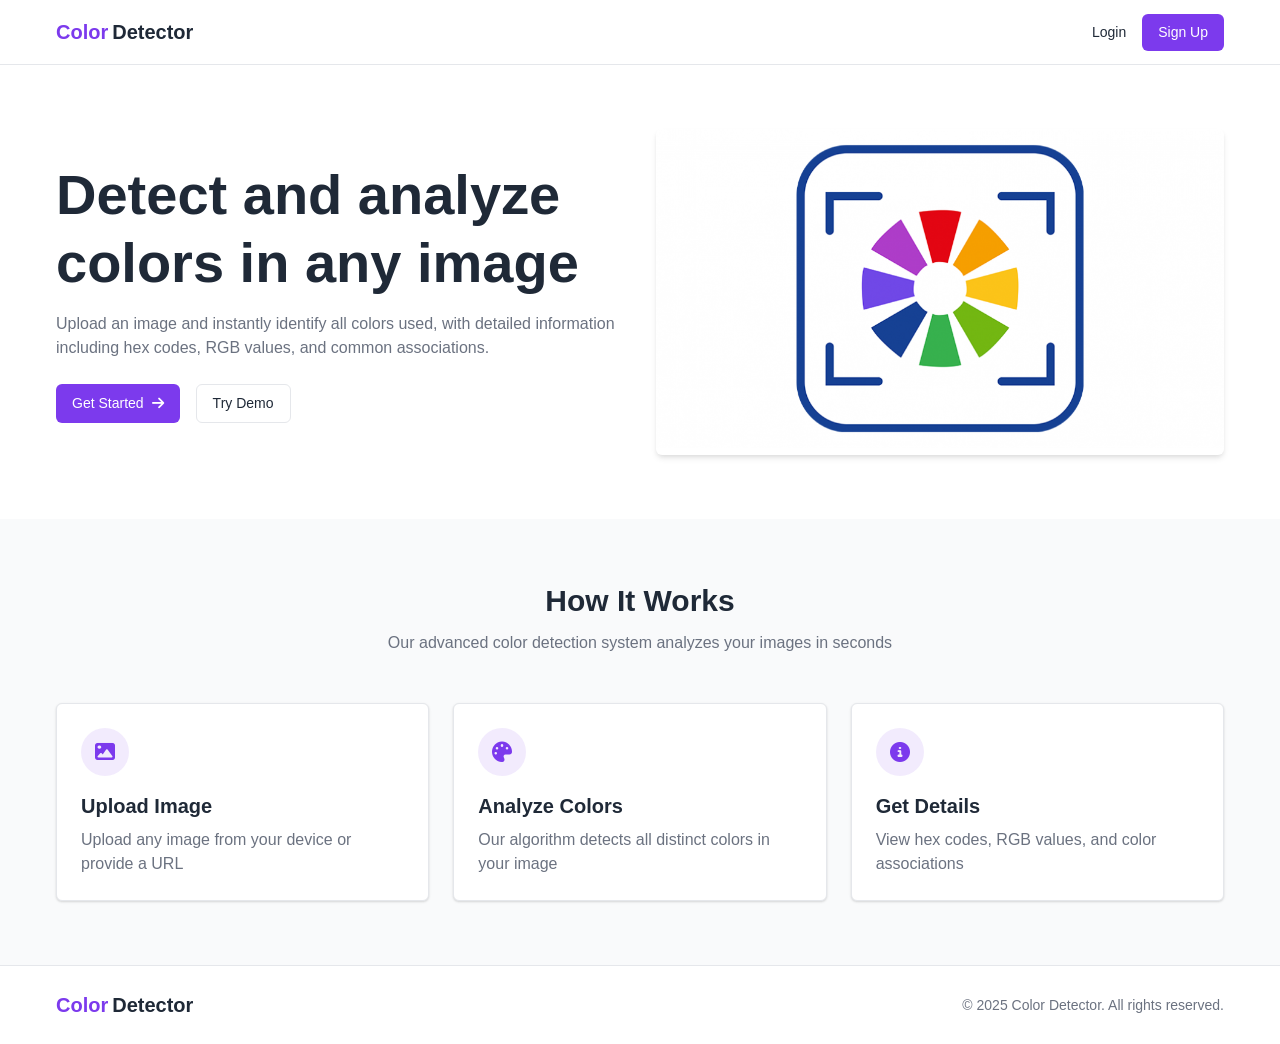
<file: index.html>
<!DOCTYPE html>
<html lang="en">
<head>
    <meta charset="UTF-8">
    <meta name="viewport" content="width=device-width, initial-scale=1.0">
    <title>Color Detector - Home</title>
    <link rel="stylesheet" href="styles.css">
    <link rel="stylesheet" href="https://cdnjs.cloudflare.com/ajax/libs/font-awesome/6.4.0/css/all.min.css">
</head>
<body>
    <header>
        <div class="container">
            <div class="logo">
                <span class="logo-primary">Color</span>
                <span>Detector</span>
            </div>
            <nav>
                <a href="login.html" class="nav-link">Login</a>
                <a href="signup.html" class="btn btn-primary">Sign Up</a>
            </nav>
        </div>
    </header>

    <main>
        <section class="hero">
            <div class="container">
                <div class="hero-content">
                    <h1>Detect and analyze colors in any image</h1>
                    <p>Upload an image and instantly identify all colors used, with detailed information including hex codes, RGB values, and common associations.</p>
                    <div class="hero-buttons">
                        <a href="login.html" class="btn btn-primary">
                            Get Started
                            <i class="fas fa-arrow-right"></i>
                        </a>
                        <a href="dashboard.html" class="btn btn-outline">Try Demo</a>
                    </div>
                </div>
                <div class="hero-image">
                    <img src="color-recognition_930x550.png" alt="Color detection demo">
                </div>
            </div>
        </section>

        <section class="features">
            <div class="container">
                <div class="section-header">
                    <h2>How It Works</h2>
                    <p>Our advanced color detection system analyzes your images in seconds</p>
                </div>

                <div class="feature-cards">
                    <div class="feature-card">
                        <div class="feature-icon">
                            <i class="fas fa-image"></i>
                        </div>
                        <h3>Upload Image</h3>
                        <p>Upload any image from your device or provide a URL</p>
                    </div>

                    <div class="feature-card">
                        <div class="feature-icon">
                            <i class="fas fa-palette"></i>
                        </div>
                        <h3>Analyze Colors</h3>
                        <p>Our algorithm detects all distinct colors in your image</p>
                    </div>

                    <div class="feature-card">
                        <div class="feature-icon">
                            <i class="fas fa-info-circle"></i>
                        </div>
                        <h3>Get Details</h3>
                        <p>View hex codes, RGB values, and color associations</p>
                    </div>
                </div>
            </div>
        </section>
    </main>

    <footer>
        <div class="container">
            <div class="footer-content">
                <div class="logo">
                    <span class="logo-primary">Color</span>
                    <span>Detector</span>
                </div>
                <p>© 2025 Color Detector. All rights reserved.</p>
            </div>
        </div>
    </footer>

    <script src="script.js"></script>
</body>
</html>
</file>
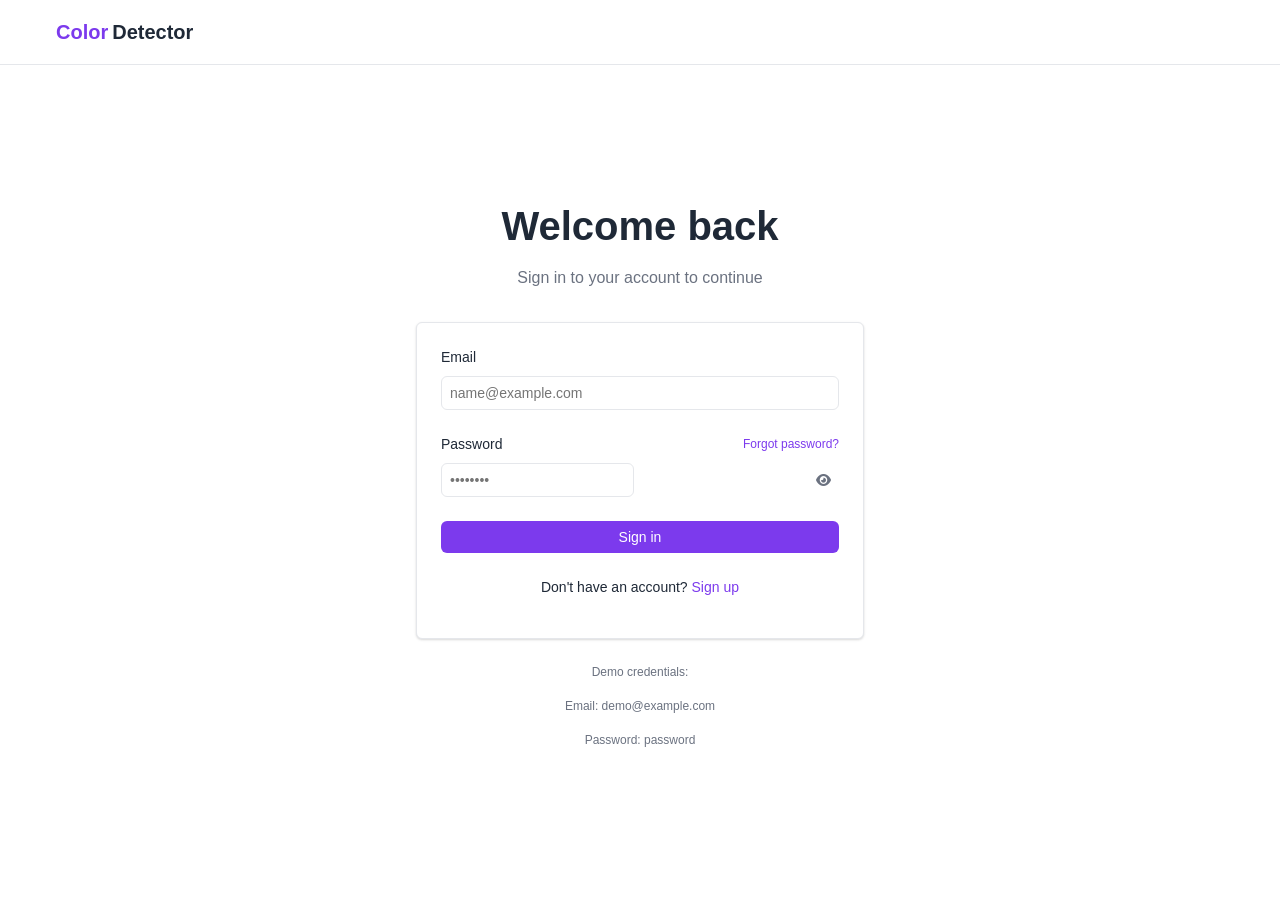
<file: login.html>
<!DOCTYPE html>
<html lang="en">
<head>
    <meta charset="UTF-8">
    <meta name="viewport" content="width=device-width, initial-scale=1.0">
    <title>Color Detector - Login</title>
    <link rel="stylesheet" href="styles.css">
    <link rel="stylesheet" href="https://cdnjs.cloudflare.com/ajax/libs/font-awesome/6.4.0/css/all.min.css">
</head>
<body>
    <header>
        <div class="container">
            <a href="index.html" class="logo">
                <span class="logo-primary">Color</span>
                <span>Detector</span>
            </a>
        </div>
    </header>

    <main class="auth-main">
        <div class="auth-container">
            <div class="auth-header">
                <h1>Welcome back</h1>
                <p>Sign in to your account to continue</p>
            </div>

            <div class="auth-form-container">
                <div id="error-message" class="error-message hidden"></div>

                <form id="login-form" class="auth-form">
                    <div class="form-group">
                        <label for="email">Email</label>
                        <input type="email" id="email" placeholder="name@example.com" required>
                    </div>

                    <div class="form-group">
                        <div class="password-label">
                            <label for="password">Password</label>
                            <a href="#" class="forgot-password">Forgot password?</a>
                        </div>
                        <div class="password-input">
                            <input type="password" id="password" placeholder="••••••••" required>
                            <button type="button" id="toggle-password" class="toggle-password">
                                <i class="fas fa-eye"></i>
                            </button>
                        </div>
                    </div>

                    <button type="submit" id="login-button" class="btn btn-primary btn-block">Sign in</button>
                </form>

                <div class="auth-footer">
                    <p>Don't have an account? <a href="signup.html" class="text-primary">Sign up</a></p>
                </div>
            </div>

            <div class="demo-credentials">
                <p>Demo credentials:</p>
                <p>Email: demo@example.com</p>
                <p>Password: password</p>
            </div>
        </div>
    </main>

    <script src="login.js"></script>
</body>
</html>
</file>
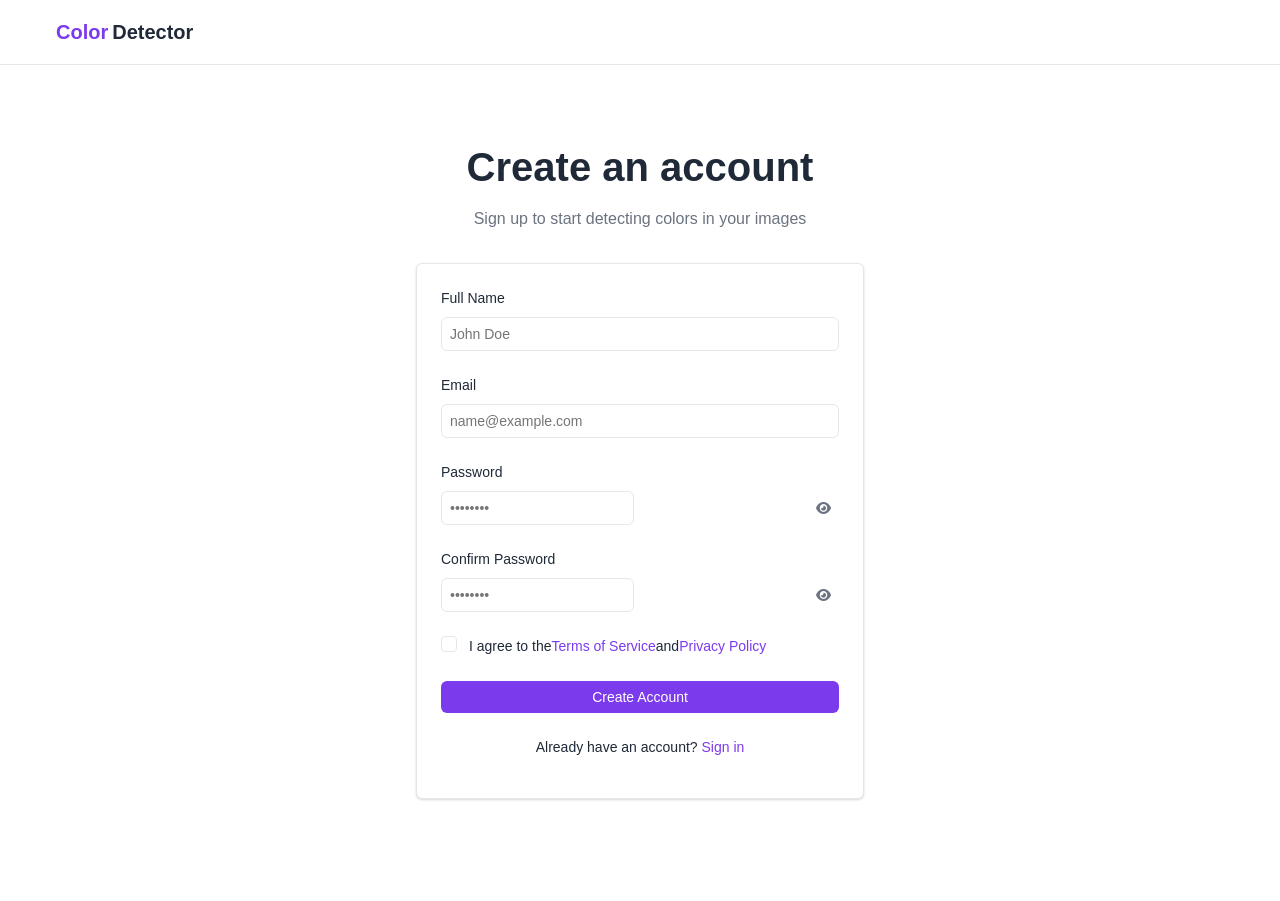
<file: signup.html>
<!DOCTYPE html>
<html lang="en">
<head>
    <meta charset="UTF-8">
    <meta name="viewport" content="width=device-width, initial-scale=1.0">
    <title>Color Detector - Sign Up</title>
    <link rel="stylesheet" href="styles.css">
    <link rel="stylesheet" href="https://cdnjs.cloudflare.com/ajax/libs/font-awesome/6.4.0/css/all.min.css">
</head>
<body>
    <header>
        <div class="container">
            <a href="index.html" class="logo">
                <span class="logo-primary">Color</span>
                <span>Detector</span>
            </a>
        </div>
    </header>

    <main class="auth-main">
        <div class="auth-container">
            <div class="auth-header">
                <h1>Create an account</h1>
                <p>Sign up to start detecting colors in your images</p>
            </div>

            <div class="auth-form-container">
                <div id="error-message" class="error-message hidden"></div>

                <form id="signup-form" class="auth-form">
                    <div class="form-group">
                        <label for="name">Full Name</label>
                        <input type="text" id="name" placeholder="John Doe" required>
                    </div>

                    <div class="form-group">
                        <label for="email">Email</label>
                        <input type="email" id="email" placeholder="name@example.com" required>
                    </div>

                    <div class="form-group">
                        <label for="password">Password</label>
                        <div class="password-input">
                            <input type="password" id="password" placeholder="••••••••" required>
                            <button type="button" id="toggle-password" class="toggle-password">
                                <i class="fas fa-eye"></i>
                            </button>
                        </div>
                        <div class="password-strength hidden" id="password-strength">
                            <div class="strength-meter">
                                <div class="strength-bar" id="strength-bar"></div>
                            </div>
                            <span id="strength-text">Password strength</span>
                        </div>
                    </div>

                    <div class="form-group">
                        <label for="confirm-password">Confirm Password</label>
                        <div class="password-input">
                            <input type="password" id="confirm-password" placeholder="••••••••" required>
                            <button type="button" id="toggle-confirm-password" class="toggle-password">
                                <i class="fas fa-eye"></i>
                            </button>
                        </div>
                    </div>

                    <div class="form-group">
                        <label class="checkbox-container">
                            <input type="checkbox" id="terms" required>
                            <span class="checkmark"></span>
                            I agree to the <a href="#" class="text-primary">Terms of Service</a> and <a href="#" class="text-primary">Privacy Policy</a>
                        </label>
                    </div>

                    <button type="submit" id="signup-button" class="btn btn-primary btn-block">Create Account</button>
                </form>

                <div class="auth-footer">
                    <p>Already have an account? <a href="login.html" class="text-primary">Sign in</a></p>
                </div>
            </div>
        </div>
    </main>

    <script src="signup.js"></script>
</body>
</html>
</file>
<file: styles.css>
/* Base Styles */
:root {
    --primary-color: #7c3aed;
    --primary-hover: #6d28d9;
    --text-color: #1f2937;
    --text-light: #6b7280;
    --background-color: #ffffff;
    --background-light: #f9fafb;
    --border-color: #e5e7eb;
    --error-color: #ef4444;
    --success-color: #10b981;
    --shadow-sm: 0 1px 2px 0 rgba(0, 0, 0, 0.05);
    --shadow: 0 1px 3px 0 rgba(0, 0, 0, 0.1), 0 1px 2px 0 rgba(0, 0, 0, 0.06);
    --shadow-md: 0 4px 6px -1px rgba(0, 0, 0, 0.1), 0 2px 4px -1px rgba(0, 0, 0, 0.06);
    --border-radius: 0.375rem;
    --transition: all 0.2s ease;
}

* {
    margin: 0;
    padding: 0;
    box-sizing: border-box;
}

body {
    font-family: -apple-system, BlinkMacSystemFont, "Segoe UI", Roboto, Helvetica, Arial, sans-serif;
    color: var(--text-color);
    line-height: 1.5;
    background-color: var(--background-color);
}

.container {
    width: 100%;
    max-width: 1200px;
    margin: 0 auto;
    padding: 0 1rem;
}

a {
    text-decoration: none;
    color: inherit;
}

img {
    max-width: 100%;
    height: auto;
}

.hidden {
    display: none !important;
}

/* Typography */
h1 {
    font-size: 2.5rem;
    font-weight: 700;
    line-height: 1.2;
    margin-bottom: 1rem;
}

h2 {
    font-size: 1.875rem;
    font-weight: 700;
    line-height: 1.2;
    margin-bottom: 0.75rem;
}

h3 {
    font-size: 1.25rem;
    font-weight: 600;
    line-height: 1.4;
    margin-bottom: 0.5rem;
}

p {
    margin-bottom: 1rem;
}

.text-primary {
    color: var(--primary-color);
}

/* Buttons */
.btn {
    display: inline-flex;
    align-items: center;
    justify-content: center;
    padding: 0.5rem 1rem;
    font-size: 0.875rem;
    font-weight: 500;
    border-radius: var(--border-radius);
    cursor: pointer;
    transition: var(--transition);
    border: none;
}

.btn i {
    margin-left: 0.5rem;
}

.btn-primary {
    background-color: var(--primary-color);
    color: white;
}

.btn-primary:hover {
    background-color: var(--primary-hover);
}

.btn-outline {
    background-color: transparent;
    border: 1px solid var(--border-color);
}

.btn-outline:hover {
    background-color: var(--background-light);
}

.btn-block {
    display: block;
    width: 100%;
}

.btn-sm {
    padding: 0.25rem 0.5rem;
    font-size: 0.75rem;
}

/* Header */
header {
    border-bottom: 1px solid var(--border-color);
}

header .container {
    display: flex;
    justify-content: space-between;
    align-items: center;
    height: 4rem;
}

.logo {
    display: flex;
    align-items: center;
    gap: 0.25rem;
    font-weight: 700;
    font-size: 1.25rem;
}

.logo-primary {
    color: var(--primary-color);
}

nav {
    display: flex;
    align-items: center;
    gap: 1rem;
}

.nav-link {
    font-size: 0.875rem;
    font-weight: 500;
}

.nav-link:hover {
    color: var(--primary-color);
}

/* Hero Section */
.hero {
    padding: 4rem 0;
}

.hero .container {
    display: grid;
    grid-template-columns: 1fr;
    gap: 2rem;
}

.hero-content {
    display: flex;
    flex-direction: column;
    justify-content: center;
}

.hero-content h1 {
    font-size: 2.25rem;
    margin-bottom: 1rem;
}

.hero-content p {
    color: var(--text-light);
    margin-bottom: 1.5rem;
}

.hero-buttons {
    display: flex;
    gap: 1rem;
    flex-wrap: wrap;
}

.hero-image {
    border-radius: var(--border-radius);
    overflow: hidden;
    box-shadow: var(--shadow-md);
}

/* Features Section */
.features {
    padding: 4rem 0;
    background-color: var(--background-light);
}

.section-header {
    text-align: center;
    margin-bottom: 3rem;
}

.section-header p {
    color: var(--text-light);
}

.feature-cards {
    display: grid;
    grid-template-columns: 1fr;
    gap: 1.5rem;
}

.feature-card {
    background-color: var(--background-color);
    border-radius: var(--border-radius);
    padding: 1.5rem;
    box-shadow: var(--shadow);
    border: 1px solid var(--border-color);
}

.feature-icon {
    display: flex;
    align-items: center;
    justify-content: center;
    width: 3rem;
    height: 3rem;
    border-radius: 9999px;
    background-color: rgba(124, 58, 237, 0.1);
    color: var(--primary-color);
    margin-bottom: 1rem;
}

.feature-icon i {
    font-size: 1.25rem;
}

.feature-card p {
    color: var(--text-light);
    margin-bottom: 0;
}

/* Footer */
footer {
    border-top: 1px solid var(--border-color);
    padding: 1.5rem 0;
}

.footer-content {
    display: flex;
    flex-direction: column;
    align-items: center;
    gap: 1rem;
}

footer p {
    font-size: 0.875rem;
    color: var(--text-light);
    margin-bottom: 0;
}

/* Auth Pages */
.auth-main {
    display: flex;
    justify-content: center;
    align-items: center;
    min-height: calc(100vh - 4rem);
    padding: 2rem 1rem;
}

.auth-container {
    width: 100%;
    max-width: 28rem;
}

.auth-header {
    text-align: center;
    margin-bottom: 2rem;
}

.auth-header p {
    color: var(--text-light);
}

.auth-form-container {
    background-color: var(--background-color);
    border-radius: var(--border-radius);
    padding: 1.5rem;
    box-shadow: var(--shadow);
    border: 1px solid var(--border-color);
    margin-bottom: 1.5rem;
}

.auth-form {
    display: flex;
    flex-direction: column;
    gap: 1.5rem;
}

.form-group {
    display: flex;
    flex-direction: column;
    gap: 0.5rem;
}

.form-group label {
    font-size: 0.875rem;
    font-weight: 500;
}

.form-group input {
    padding: 0.5rem;
    border: 1px solid var(--border-color);
    border-radius: var(--border-radius);
    font-size: 0.875rem;
}

.form-group input:focus {
    outline: none;
    border-color: var(--primary-color);
    box-shadow: 0 0 0 1px var(--primary-color);
}

.password-label {
    display: flex;
    justify-content: space-between;
    align-items: center;
}

.forgot-password {
    font-size: 0.75rem;
    color: var(--primary-color);
}

.password-input {
    position: relative;
}

.toggle-password {
    position: absolute;
    right: 0.5rem;
    top: 50%;
    transform: translateY(-50%);
    background: none;
    border: none;
    color: var(--text-light);
    cursor: pointer;
}

.auth-footer {
    text-align: center;
    margin-top: 1.5rem;
    font-size: 0.875rem;
}

.demo-credentials {
    text-align: center;
    font-size: 0.75rem;
    color: var(--text-light);
}

.error-message {
    background-color: rgba(239, 68, 68, 0.1);
    color: var(--error-color);
    padding: 0.75rem;
    border-radius: var(--border-radius);
    margin-bottom: 1rem;
}

/* Dashboard */
.dashboard-main {
    padding: 2rem 0;
}

.dashboard-main h1 {
    margin-bottom: 1.5rem;
}

.dashboard-grid {
    display: grid;
    grid-template-columns: 1fr;
    gap: 2rem;
}

.upload-section {
    display: flex;
    flex-direction: column;
    gap: 1rem;
}

.drop-area {
    border: 2px dashed var(--border-color);
    border-radius: var(--border-radius);
    padding: 1.5rem;
    text-align: center;
    cursor: pointer;
    transition: var(--transition);
    position: relative;
}

.drop-area:hover {
    border-color: var(--primary-color);
}

.upload-prompt {
    padding: 3rem 1.5rem;
}

.upload-prompt i {
    font-size: 3rem;
    color: var(--text-light);
    margin-bottom: 1rem;
}

.upload-prompt p {
    font-size: 1.125rem;
    font-weight: 500;
    margin-bottom: 0.5rem;
}

.upload-prompt span {
    font-size: 0.875rem;
    color: var(--text-light);
}

.image-preview {
    position: relative;
}

.image-preview img {
    max-height: 400px;
    border-radius: var(--border-radius);
}

.clear-image {
    position: absolute;
    top: 0.5rem;
    right: 0.5rem;
    background-color: rgba(0, 0, 0, 0.7);
    color: white;
    border: none;
    border-radius: 9999px;
    width: 2rem;
    height: 2rem;
    display: flex;
    align-items: center;
    justify-content: center;
    cursor: pointer;
}

.error-container {
    background-color: rgba(239, 68, 68, 0.1);
    color: var(--error-color);
    padding: 0.75rem;
    border-radius: var(--border-radius);
}

.colors-section {
    display: flex;
    flex-direction: column;
    gap: 1rem;
}

.colors-header {
    display: flex;
    justify-content: space-between;
    align-items: center;
}

.processing-indicator {
    display: flex;
    justify-content: center;
    align-items: center;
    height: 16rem;
}

.spinner {
    width: 3rem;
    height: 3rem;
    border: 0.25rem solid rgba(124, 58, 237, 0.1);
    border-top-color: var(--primary-color);
    border-radius: 50%;
    animation: spin 1s linear infinite;
}

@keyframes spin {
    to {
        transform: rotate(360deg);
    }
}

.colors-container {
    max-height: 600px;
    overflow-y: auto;
    padding-right: 0.5rem;
}

.no-colors-message {
    display: flex;
    justify-content: center;
    align-items: center;
    height: 16rem;
    border: 1px solid var(--border-color);
    border-radius: var(--border-radius);
    color: var(--text-light);
}

.color-card {
    display: flex;
    gap: 1rem;
    padding: 1rem;
    border: 1px solid var(--border-color);
    border-radius: var(--border-radius);
    margin-bottom: 1rem;
    transition: var(--transition);
}

.color-card:hover {
    box-shadow: var(--shadow);
}

.color-swatch {
    width: 4rem;
    height: 4rem;
    border-radius: var(--border-radius);
    border: 1px solid var(--border-color);
    flex-shrink: 0;
}

.color-info {
    flex: 1;
}

.color-name {
    display: flex;
    align-items: center;
    gap: 0.5rem;
    margin-bottom: 0.5rem;
}

.color-percentage {
    font-size: 0.75rem;
    color: var(--text-light);
}

.color-codes {
    display: grid;
    grid-template-columns: 1fr 1fr;
    gap: 0.5rem;
    margin-bottom: 0.5rem;
}

.color-code {
    display: flex;
    justify-content: space-between;
    align-items: center;
    background-color: var(--background-light);
    padding: 0.25rem 0.5rem;
    border-radius: var(--border-radius);
    font-size: 0.875rem;
    cursor: pointer;
}

.color-code:hover {
    background-color: rgba(124, 58, 237, 0.1);
}

.color-code-value {
    font-family: monospace;
}

.color-code-copy {
    font-size: 0.75rem;
    color: var(--text-light);
}

.color-usage {
    display: flex;
    align-items: center;
    gap: 0.25rem;
    font-size: 0.875rem;
    color: var(--text-light);
}

.tooltip {
    position: fixed;
    background-color: rgba(0, 0, 0, 0.8);
    color: white;
    padding: 0.25rem 0.5rem;
    border-radius: var(--border-radius);
    font-size: 0.75rem;
    z-index: 1000;
    pointer-events: none;
}

/* Media Queries */
@media (min-width: 640px) {
    .hero-content h1 {
        font-size: 3rem;
    }
}

@media (min-width: 768px) {
    .hero .container {
        grid-template-columns: 1fr 1fr;
        align-items: center;
    }

    .feature-cards {
        grid-template-columns: repeat(3, 1fr);
    }

    .footer-content {
        flex-direction: row;
        justify-content: space-between;
    }

    .dashboard-grid {
        grid-template-columns: 1fr 1fr;
    }
}

@media (min-width: 1024px) {
    .hero-content h1 {
        font-size: 3.5rem;
    }
}

/* Add these styles to your existing CSS file */

/* Password strength meter */
.password-strength {
    margin-top: 0.5rem;
}

.strength-meter {
    height: 0.25rem;
    background-color: #e5e7eb;
    border-radius: 9999px;
    overflow: hidden;
    margin-bottom: 0.25rem;
}

.strength-bar {
    height: 100%;
    width: 0;
    background-color: #ef4444;
    transition: width 0.3s ease, background-color 0.3s ease;
}

#strength-text {
    font-size: 0.75rem;
    color: var(--text-light);
}

/* Checkbox styling */
.checkbox-container {
    display: flex;
    align-items: center;
    position: relative;
    padding-left: 1.75rem;
    cursor: pointer;
    font-size: 0.875rem;
    user-select: none;
}

.checkbox-container input {
    position: absolute;
    opacity: 0;
    cursor: pointer;
    height: 0;
    width: 0;
}

.checkmark {
    position: absolute;
    top: 0;
    left: 0;
    height: 1rem;
    width: 1rem;
    background-color: #fff;
    border: 1px solid var(--border-color);
    border-radius: 0.25rem;
}

.checkbox-container:hover input ~ .checkmark {
    background-color: var(--background-light);
}

.checkbox-container input:checked ~ .checkmark {
    background-color: var(--primary-color);
    border-color: var(--primary-color);
}

.checkmark:after {
    content: "";
    position: absolute;
    display: none;
}

.checkbox-container input:checked ~ .checkmark:after {
    display: block;
}

.checkbox-container .checkmark:after {
    left: 0.3rem;
    top: 0.1rem;
    width: 0.25rem;
    height: 0.5rem;
    border: solid white;
    border-width: 0 2px 2px 0;
    transform: rotate(45deg);
}
</file>
